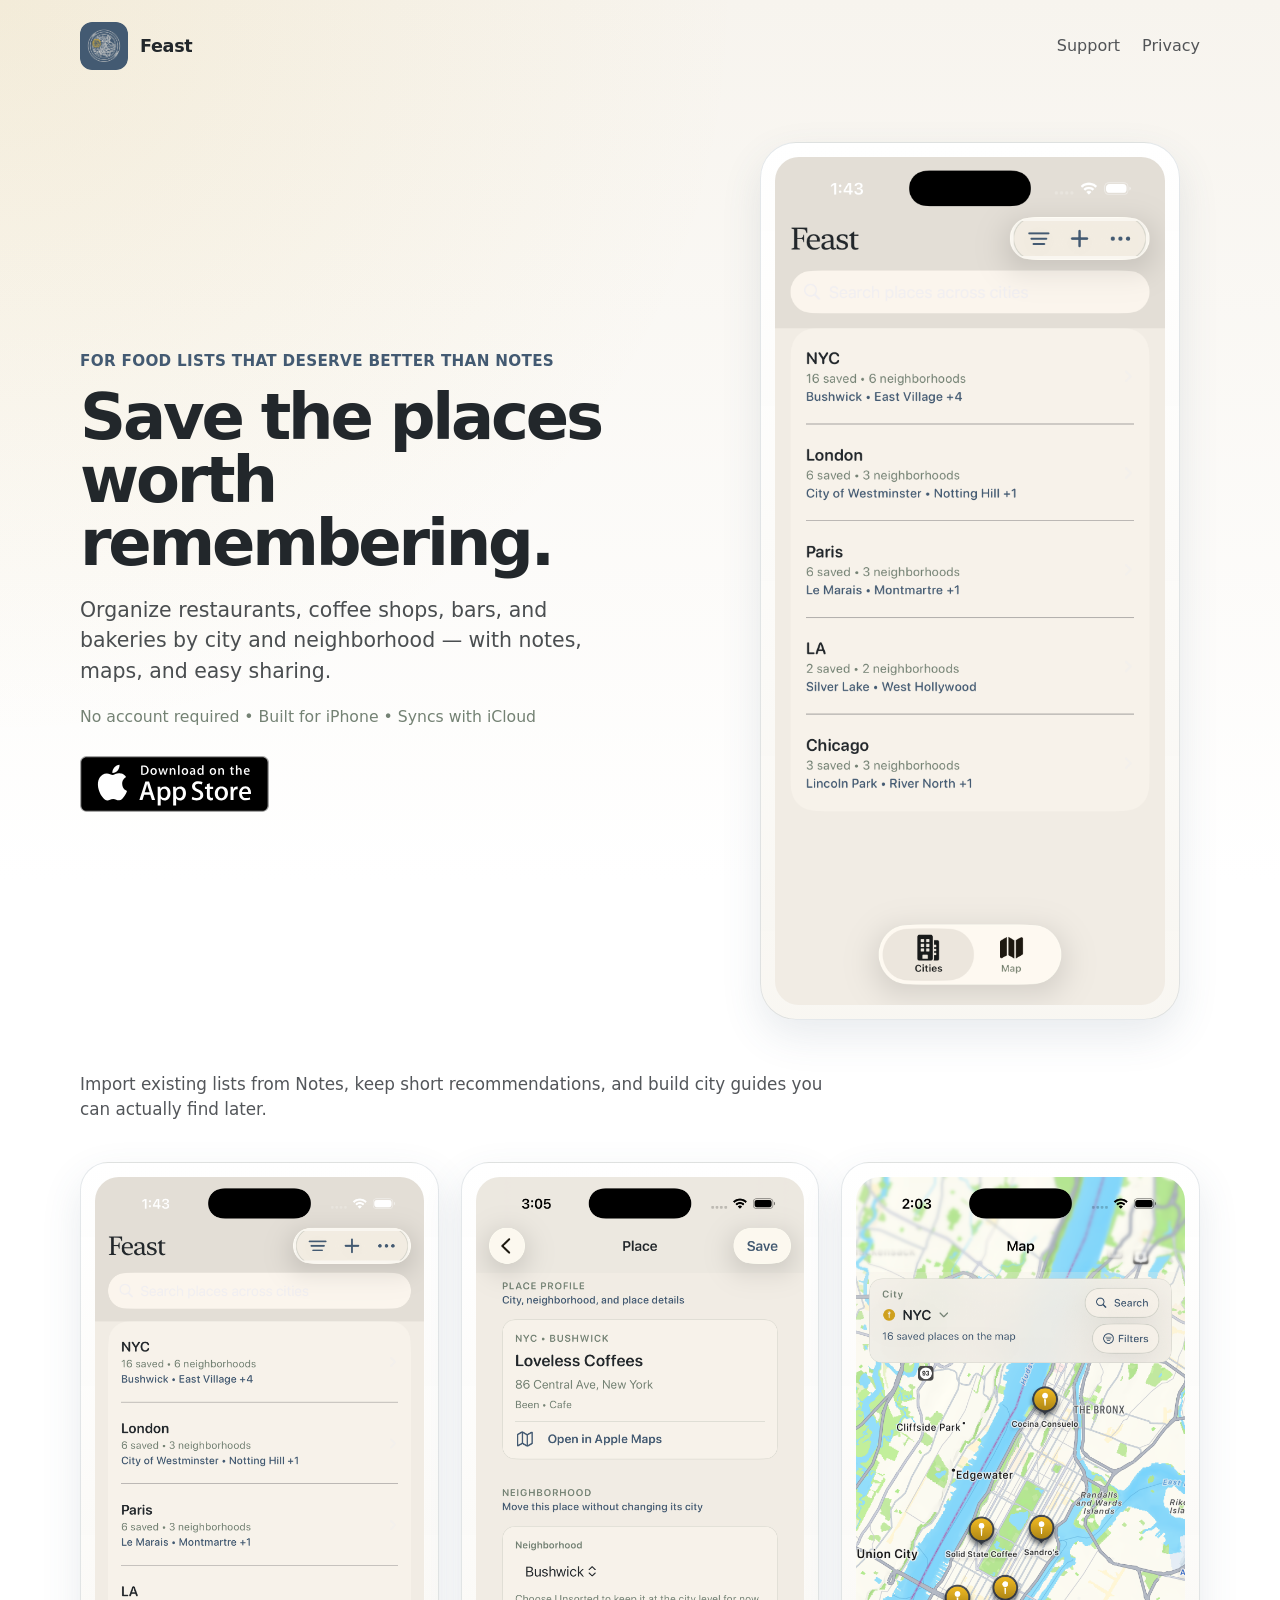
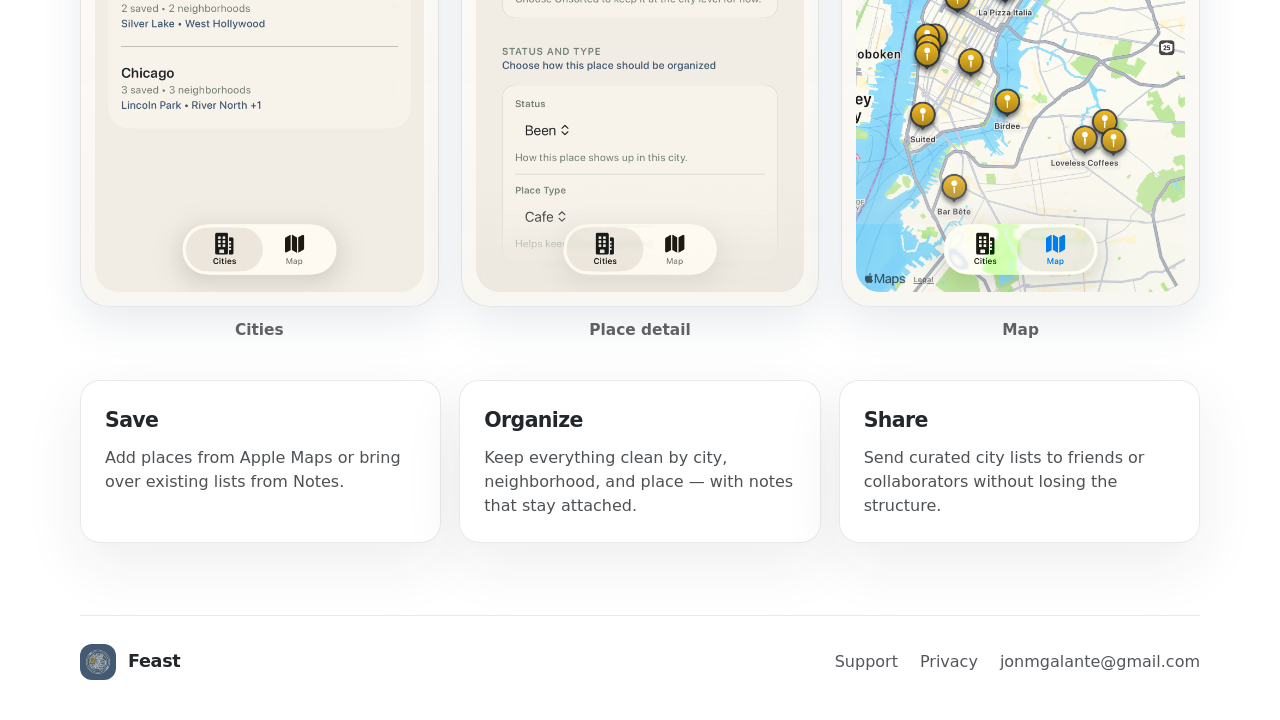
<file: index.html>
<!doctype html>
<html lang="en">
<head>
  <meta charset="utf-8">
  <meta name="viewport" content="width=device-width, initial-scale=1">
  <title>Feast — Save the places worth remembering</title>
  <meta
    name="description"
    content="Save restaurants, coffee shops, bars, and bakeries by city and neighborhood. Keep notes, view them on a map, and share curated city guides in Feast."
  >
  <meta name="theme-color" content="#435A72">
  <meta property="og:title" content="Feast — Save the places worth remembering">
  <meta
    property="og:description"
    content="Organize restaurants, coffee shops, bars, and bakeries by city and neighborhood — with notes, maps, and easy sharing."
  >
  <meta property="og:type" content="website">
  <link rel="icon" href="assets/feast-icon.png">
  <link rel="apple-touch-icon" href="assets/feast-icon.png">
  <link rel="stylesheet" href="styles.css">
</head>
<body>
  <header class="site-header">
    <a class="brand" href="./" aria-label="Feast home">
      <img src="assets/feast-icon.png" alt="" width="48" height="48">
      <span>Feast</span>
    </a>

    <nav class="site-nav" aria-label="Primary">
      <a href="support/">Support</a>
      <a href="privacy/">Privacy</a>
    </nav>
  </header>

  <main>
    <section class="hero">
      <div class="hero-copy">
        <p class="eyebrow">For food lists that deserve better than Notes</p>
        <h1>Save the places worth remembering.</h1>
        <p class="hero-text">
          Organize restaurants, coffee shops, bars, and bakeries by city and neighborhood — with notes,
          maps, and easy sharing.
        </p>
        <p class="hero-meta">No account required • Built for iPhone • Syncs with iCloud</p>

        <div class="hero-cta">
  <a
    class="app-store-link"
    href="https://apps.apple.com/us/app/the-feast-guide/id6761208798"
    aria-label="Download The Feast Guide on the App Store"
  >
    <img src="assets/app-store-badge.svg" alt="Download on the App Store">
  </a>
</div>
      </div>

      <div class="hero-visual">
        <div class="phone-frame">
          <img
            src="assets/hero-screenshot.png"
            alt="Feast showing saved places organized by city and neighborhood"
          >
        </div>
      </div>
    </section>

    <section class="proof">
      <p>
        Import existing lists from Notes, keep short recommendations, and build city guides you can
        actually find later.
      </p>
    </section>

    <section class="screens" aria-label="App screenshots">
      <figure class="screen-tile">
        <div class="phone-frame small">
          <img src="assets/screenshot-cities.png" alt="Feast Cities screen">
        </div>
        <figcaption>Cities</figcaption>
      </figure>

      <figure class="screen-tile">
        <div class="phone-frame small">
          <img src="assets/screenshot-place.png" alt="Feast place detail screen">
        </div>
        <figcaption>Place detail</figcaption>
      </figure>

      <figure class="screen-tile">
        <div class="phone-frame small">
          <img src="assets/screenshot-map.png" alt="Feast map view">
        </div>
        <figcaption>Map</figcaption>
      </figure>
    </section>

    <section class="benefits" aria-label="Key benefits">
      <article class="benefit-card">
        <h2>Save</h2>
        <p>Add places from Apple Maps or bring over existing lists from Notes.</p>
      </article>

      <article class="benefit-card">
        <h2>Organize</h2>
        <p>Keep everything clean by city, neighborhood, and place — with notes that stay attached.</p>
      </article>

      <article class="benefit-card">
        <h2>Share</h2>
        <p>Send curated city lists to friends or collaborators without losing the structure.</p>
      </article>
    </section>
  </main>

  <footer class="site-footer">
    <div class="footer-brand">
      <img src="assets/feast-icon.png" alt="" width="36" height="36">
      <span>Feast</span>
    </div>

    <div class="footer-links">
      <a href="support/">Support</a>
      <a href="privacy/">Privacy</a>
      <a href="mailto:jonmgalante@gmail.com">jonmgalante@gmail.com</a>
    </div>
  </footer>
</body>
</html>
</file>
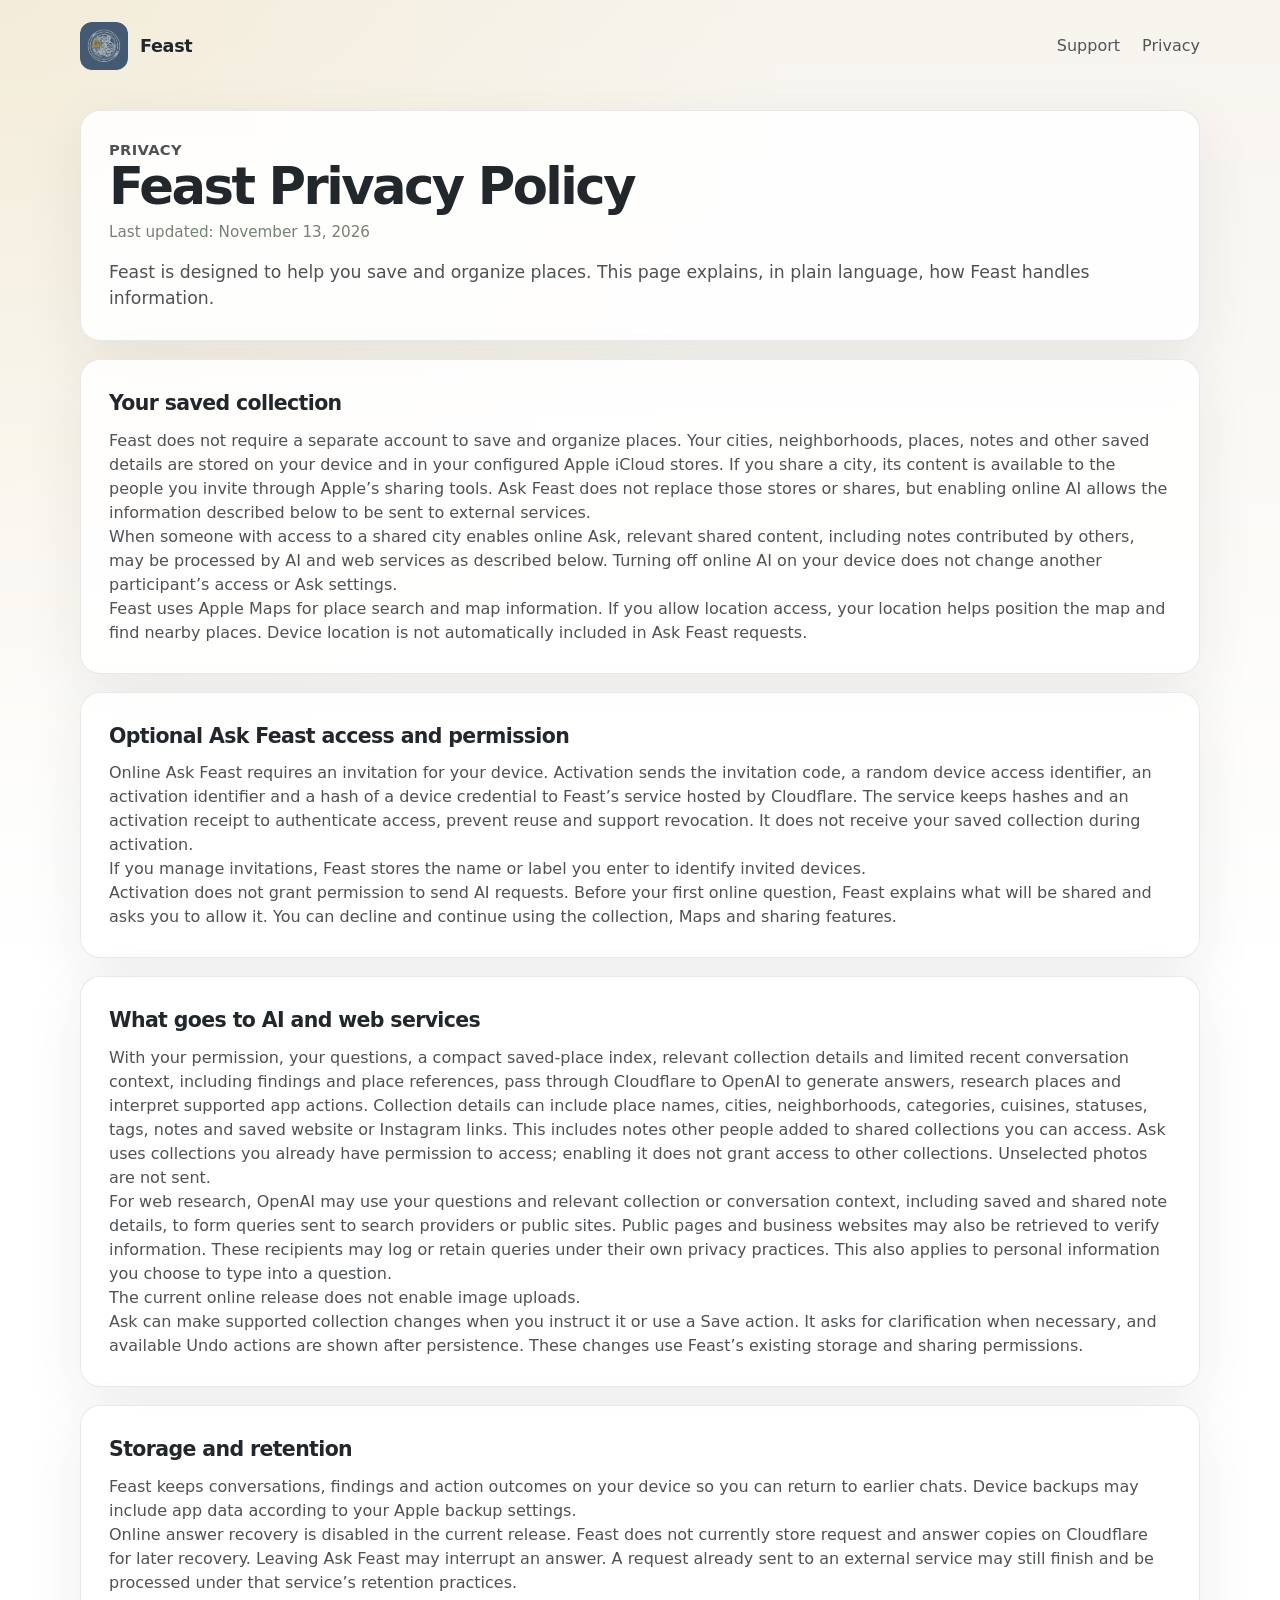
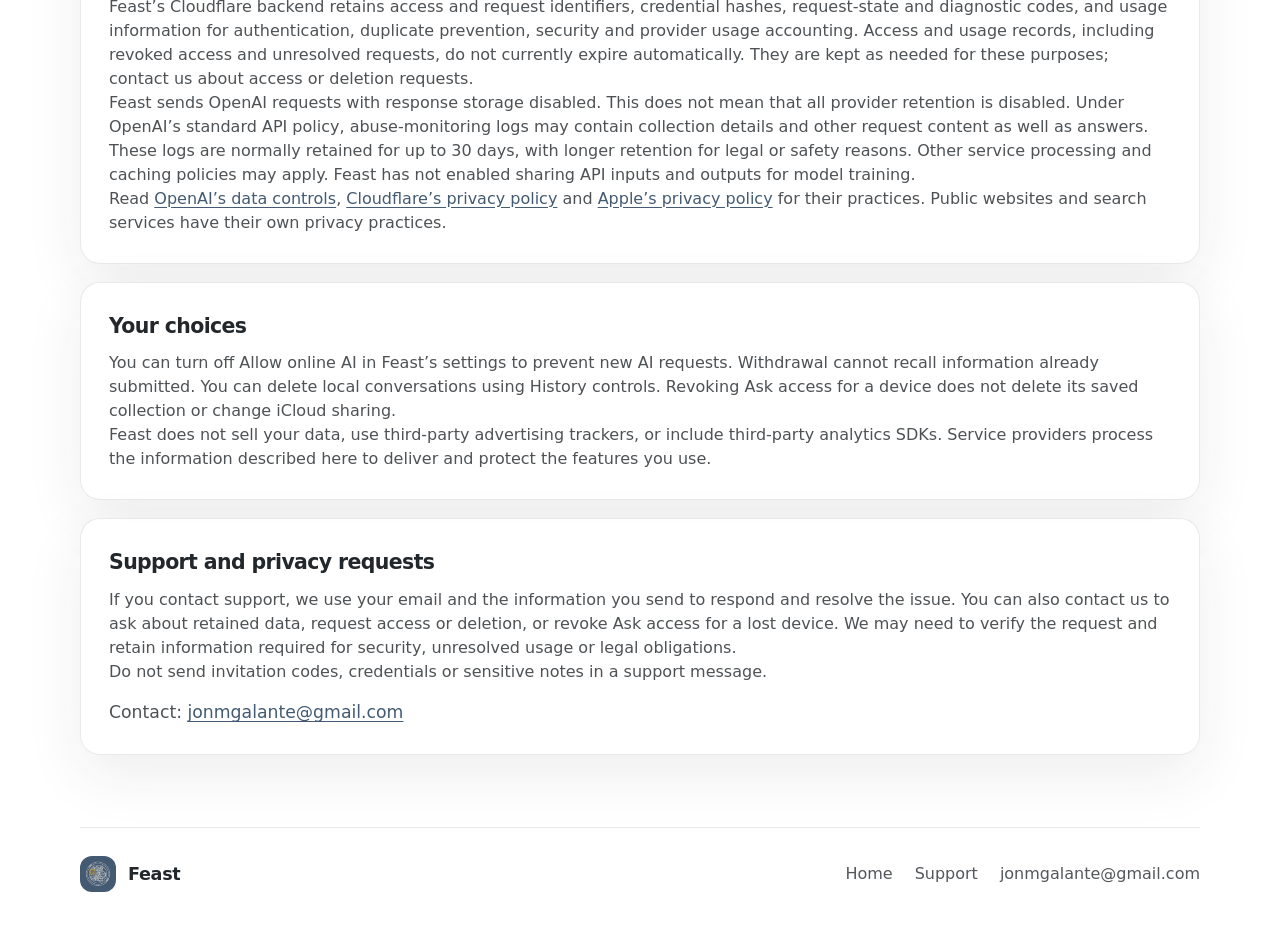
<file: privacy/index.html>
<!doctype html>
<html lang="en">
<head>
  <meta charset="utf-8">
  <meta name="viewport" content="width=device-width, initial-scale=1">
  <title>Feast Privacy Policy</title>
  <meta name="description" content="Privacy Policy for Feast.">
  <meta name="theme-color" content="#435A72">
  <link rel="icon" href="../assets/feast-icon.png">
  <link rel="apple-touch-icon" href="../assets/feast-icon.png">
  <link rel="stylesheet" href="../styles.css">
</head>
<body>
  <header class="site-header">
    <a class="brand" href="../" aria-label="Feast home">
      <img src="../assets/feast-icon.png" alt="" width="48" height="48">
      <span>Feast</span>
    </a>

    <nav class="site-nav" aria-label="Primary">
      <a href="../support/">Support</a>
      <a href="../privacy/">Privacy</a>
    </nav>
  </header>

  <main class="page-shell">
    <section class="page-card">
      <p class="kicker">Privacy</p>
      <h1>Feast Privacy Policy</h1>
      <p class="last-updated">Last updated: November 13, 2026</p>
      <p class="page-intro">
        Feast is designed to help you save and organize places. This page explains, in plain language,
        how Feast handles information.
      </p>
    </section>

    <section class="page-card">
      <h2>Your saved collection</h2>
      <p>Feast does not require a separate account to save and organize places. Your cities,
        neighborhoods, places, notes and other saved details are stored on your device and in your
        configured Apple iCloud stores. If you share a city, its content is available to the people
        you invite through Apple’s sharing tools. Ask Feast does not replace those stores or shares,
        but enabling online AI allows the information described below to be sent to external services.</p>
      <p>When someone with access to a shared city enables online Ask, relevant shared content,
        including notes contributed by others, may be processed by AI and web services as described
        below. Turning off online AI on your device does not change another participant’s access
        or Ask settings.</p>
      <p>Feast uses Apple Maps for place search and map information. If you allow location access,
        your location helps position the map and find nearby places. Device location is not automatically
        included in Ask Feast requests.</p>
    </section>

    <section class="page-card">
      <h2>Optional Ask Feast access and permission</h2>
      <p>Online Ask Feast requires an invitation for your device. Activation sends the invitation code,
        a random device access identifier, an activation identifier and a hash of a device credential
        to Feast’s service hosted by Cloudflare. The service keeps hashes and an activation receipt
        to authenticate access, prevent reuse and support revocation. It does not receive your saved
        collection during activation.</p>
      <p>If you manage invitations, Feast stores the name or label you enter to identify invited devices.</p>
      <p>Activation does not grant permission to send AI requests. Before your first online question,
        Feast explains what will be shared and asks you to allow it. You can decline and continue
        using the collection, Maps and sharing features.</p>
    </section>

    <section class="page-card">
      <h2>What goes to AI and web services</h2>
      <p>With your permission, your questions, a compact saved-place index, relevant collection details
        and limited recent conversation context, including findings and place references, pass through
        Cloudflare to OpenAI to generate answers, research places and interpret supported app actions.
        Collection details can include place names, cities, neighborhoods, categories, cuisines,
        statuses, tags, notes and saved website or Instagram links. This includes notes other people
        added to shared collections you can access. Ask uses collections you already have permission
        to access; enabling it does not grant access to other collections. Unselected photos are not sent.</p>
      <p>For web research, OpenAI may use your questions and relevant collection or conversation context,
        including saved and shared note details, to form queries sent to search providers or public sites.
        Public pages and business websites may also be retrieved to verify information. These recipients
        may log or retain queries under their own privacy practices. This also applies to personal
        information you choose to type into a question.</p>
      <p>The current online release does not enable image uploads.</p>
      <p>Ask can make supported collection changes when you instruct it or use a Save action.
        It asks for clarification when necessary, and available Undo actions are shown after persistence.
        These changes use Feast’s existing storage and sharing permissions.</p>
    </section>

    <section class="page-card">
      <h2>Storage and retention</h2>
      <p>Feast keeps conversations, findings and action outcomes on your device so you can return to
        earlier chats. Device backups may include app data according to
        your Apple backup settings.</p>
      <p>Online answer recovery is disabled in the current release. Feast does not currently store
        request and answer copies on Cloudflare for later recovery. Leaving Ask Feast may interrupt
        an answer. A request already sent to an external service may still finish and be processed
        under that service’s retention practices.</p>
      <p>Feast’s Cloudflare backend retains access and request identifiers, credential hashes,
        request-state and diagnostic codes, and usage information for authentication,
        duplicate prevention, security and provider usage accounting. Access and usage records,
        including revoked access and unresolved requests, do not currently expire automatically.
        They are kept as needed for these purposes; contact us about access or deletion requests.</p>
      <p>Feast sends OpenAI requests with response storage disabled. This does not mean that all provider
        retention is disabled. Under OpenAI’s standard API policy, abuse-monitoring logs may contain
        collection details and other request content as well as answers. These logs are normally
        retained for up to 30 days, with longer retention for legal or safety reasons. Other service processing and caching policies may apply. Feast has not
        enabled sharing API inputs and outputs for model training.</p>
      <p>Read <a href="https://developers.openai.com/api/docs/guides/your-data">OpenAI’s data controls</a>,
        <a href="https://www.cloudflare.com/privacypolicy/">Cloudflare’s privacy policy</a> and
        <a href="https://www.apple.com/legal/privacy/">Apple’s privacy policy</a> for their practices.
        Public websites and search services have their own privacy practices.</p>
    </section>

    <section class="page-card">
      <h2>Your choices</h2>
      <p>You can turn off Allow online AI in Feast’s settings to prevent new AI requests.
        Withdrawal cannot recall information already submitted. You can delete local conversations
        using History controls. Revoking Ask access for a device does not delete its saved collection
        or change iCloud sharing.</p>
      <p>Feast does not sell your data, use third-party advertising trackers, or include third-party
        analytics SDKs. Service providers process the information described here to deliver and protect
        the features you use.</p>
    </section>

    <section class="page-card">
      <h2>Support and privacy requests</h2>
      <p>If you contact support, we use your email and the information you send to respond and resolve
        the issue. You can also contact us to ask about retained data, request access or deletion,
        or revoke Ask access for a lost device. We may need to verify the request and retain information
        required for security, unresolved usage or legal obligations.</p>
      <p>Do not send invitation codes, credentials or sensitive notes in a support message.</p>
      <p class="page-intro">Contact: <a href="mailto:jonmgalante@gmail.com">jonmgalante@gmail.com</a></p>
    </section>
  </main>

  <footer class="site-footer">
    <div class="footer-brand">
      <img src="../assets/feast-icon.png" alt="" width="36" height="36">
      <span>Feast</span>
    </div>

    <div class="footer-links">
      <a href="../">Home</a>
      <a href="../support/">Support</a>
      <a href="mailto:jonmgalante@gmail.com">jonmgalante@gmail.com</a>
    </div>
  </footer>
</body>
</html>
</file>
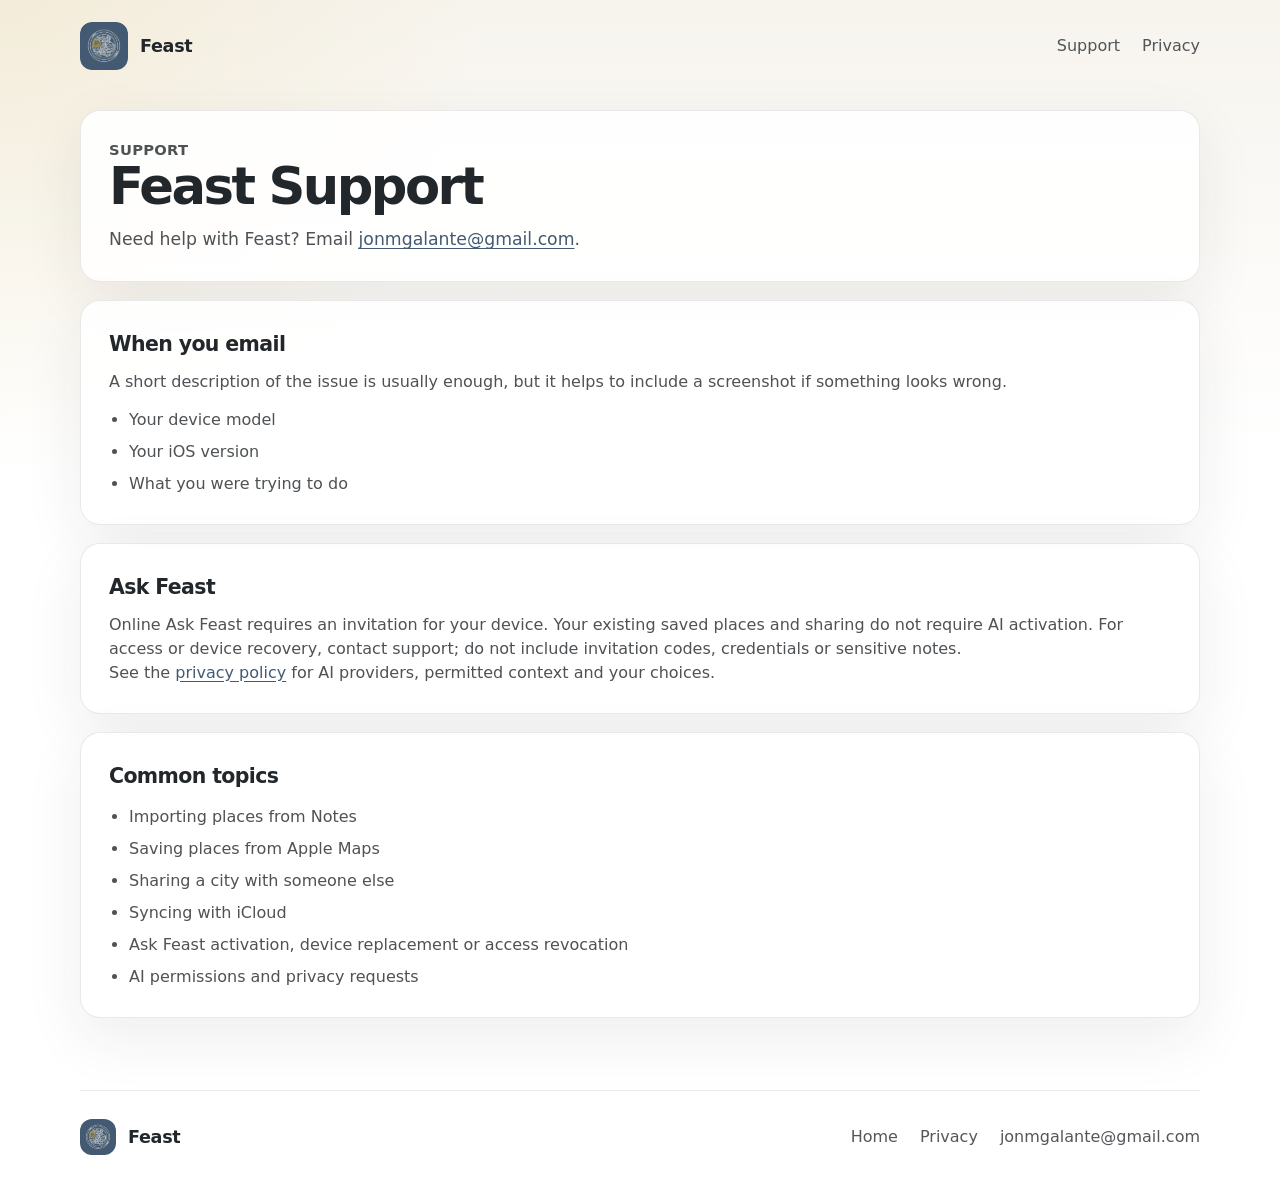
<file: support/index.html>
<!doctype html>
<html lang="en">
<head>
  <meta charset="utf-8">
  <meta name="viewport" content="width=device-width, initial-scale=1">
  <title>Feast Support</title>
  <meta name="description" content="Support for Feast.">
  <meta name="theme-color" content="#435A72">
  <link rel="icon" href="../assets/feast-icon.png">
  <link rel="apple-touch-icon" href="../assets/feast-icon.png">
  <link rel="stylesheet" href="../styles.css">
</head>
<body>
  <header class="site-header">
    <a class="brand" href="../" aria-label="Feast home">
      <img src="../assets/feast-icon.png" alt="" width="48" height="48">
      <span>Feast</span>
    </a>

    <nav class="site-nav" aria-label="Primary">
      <a href="../support/">Support</a>
      <a href="../privacy/">Privacy</a>
    </nav>
  </header>

  <main class="page-shell">
    <section class="page-card">
      <p class="kicker">Support</p>
      <h1>Feast Support</h1>
      <p class="page-intro">
        Need help with Feast? Email
        <a href="mailto:jonmgalante@gmail.com">jonmgalante@gmail.com</a>.
      </p>
    </section>

    <section class="page-card">
      <h2>When you email</h2>
      <p>
        A short description of the issue is usually enough, but it helps to include a screenshot if
        something looks wrong.
      </p>
      <ul class="plain-list">
        <li>Your device model</li>
        <li>Your iOS version</li>
        <li>What you were trying to do</li>
      </ul>
    </section>

    <section class="page-card">
      <h2>Ask Feast</h2>
      <p>Online Ask Feast requires an invitation for your device. Your existing saved places and sharing do not require AI activation. For access or device recovery, contact support; do not include invitation codes, credentials or sensitive notes.</p>
      <p>See the <a href="../privacy/">privacy policy</a> for AI providers, permitted context and your choices.</p>
    </section>

    <section class="page-card">
      <h2>Common topics</h2>
      <ul class="plain-list">
        <li>Importing places from Notes</li>
        <li>Saving places from Apple Maps</li>
        <li>Sharing a city with someone else</li>
        <li>Syncing with iCloud</li>
        <li>Ask Feast activation, device replacement or access revocation</li>
        <li>AI permissions and privacy requests</li>
      </ul>
    </section>
  </main>

  <footer class="site-footer">
    <div class="footer-brand">
      <img src="../assets/feast-icon.png" alt="" width="36" height="36">
      <span>Feast</span>
    </div>

    <div class="footer-links">
      <a href="../">Home</a>
      <a href="../privacy/">Privacy</a>
      <a href="mailto:jonmgalante@gmail.com">jonmgalante@gmail.com</a>
    </div>
  </footer>
</body>
</html>
</file>
<file: styles.css>
:root {
  --saffron: #D0A11E;
  --blue-slate: #435A72;
  --stone: #ECE7DF;
  --sage-gray: #748274;
  --charcoal: #22272B;
  --paper: #F8F6F1;
  --white: #FFFFFF;
  --line: rgba(34, 39, 43, 0.10);
  --line-strong: rgba(34, 39, 43, 0.16);
  --shadow-soft: 0 20px 60px rgba(34, 39, 43, 0.08);
  --shadow-card: 0 16px 40px rgba(67, 90, 114, 0.12);
  --max-width: 1120px;
  --radius-lg: 28px;
  --radius-md: 20px;
  --radius-sm: 14px;
}

* {
  box-sizing: border-box;
}

html {
  -webkit-text-size-adjust: 100%;
}

body {
  margin: 0;
  color: var(--charcoal);
  background:
    radial-gradient(circle at top left, rgba(208, 161, 30, 0.10), transparent 28%),
    linear-gradient(180deg, #F7F4EE 0%, #FFFFFF 38%, #FFFFFF 100%);
  font-family:
    Inter,
    ui-sans-serif,
    system-ui,
    -apple-system,
    BlinkMacSystemFont,
    "SF Pro Text",
    "SF Pro Display",
    "Helvetica Neue",
    Arial,
    sans-serif;
  line-height: 1.5;
}

img {
  display: block;
  max-width: 100%;
}

a {
  color: inherit;
  text-decoration: none;
}

.site-header,
main,
.site-footer {
  width: min(calc(100% - 32px), var(--max-width));
  margin: 0 auto;
}

.site-header {
  display: flex;
  align-items: center;
  justify-content: space-between;
  gap: 20px;
  padding: 22px 0 12px;
}

.brand,
.footer-brand {
  display: inline-flex;
  align-items: center;
  gap: 12px;
  font-weight: 700;
  letter-spacing: -0.02em;
}

.brand img,
.footer-brand img {
  border-radius: 12px;
}

.brand span,
.footer-brand span {
  font-size: 1.1rem;
}

.site-nav,
.footer-links {
  display: flex;
  align-items: center;
  gap: 22px;
  flex-wrap: wrap;
}

.site-nav a,
.footer-links a {
  color: rgba(34, 39, 43, 0.78);
}

.site-nav a:hover,
.footer-links a:hover {
  color: var(--blue-slate);
}

main {
  padding: 16px 0 72px;
}

.hero {
  display: grid;
  grid-template-columns: minmax(0, 1fr) minmax(320px, 460px);
  gap: 48px;
  align-items: center;
  padding: 44px 0 52px;
}

.eyebrow {
  margin: 0 0 14px;
  color: var(--blue-slate);
  font-size: 0.95rem;
  font-weight: 700;
  letter-spacing: 0.02em;
  text-transform: uppercase;
}

h1 {
  margin: 0;
  max-width: 12ch;
  font-size: clamp(2.6rem, 5vw, 4.75rem);
  line-height: 0.98;
  letter-spacing: -0.05em;
}

.hero-text {
  margin: 20px 0 0;
  max-width: 32rem;
  color: rgba(34, 39, 43, 0.82);
  font-size: clamp(1.08rem, 2vw, 1.28rem);
}

.hero-meta {
  margin: 18px 0 0;
  color: var(--sage-gray);
  font-size: 0.98rem;
}

.hero-cta {
  margin-top: 28px;
}

.app-store-placeholder {
  display: inline-flex;
  align-items: center;
  justify-content: center;
  min-height: 56px;
  padding: 0 20px;
  border: 1px solid var(--line-strong);
  border-radius: 16px;
  background: rgba(255, 255, 255, 0.84);
  color: rgba(34, 39, 43, 0.76);
  font-weight: 600;
  box-shadow: var(--shadow-soft);
}

.app-store-link img {
  height: 56px;
  width: auto;
}

.hero-visual {
  display: flex;
  justify-content: center;
}

.phone-frame {
  width: min(100%, 420px);
  padding: 14px;
  border: 1px solid rgba(67, 90, 114, 0.14);
  border-radius: 36px;
  background: linear-gradient(180deg, rgba(255, 255, 255, 0.96), rgba(248, 246, 241, 0.94));
  box-shadow: var(--shadow-card);
}

.phone-frame.small {
  width: 100%;
  border-radius: 28px;
}

.phone-frame img {
  width: 100%;
  border-radius: 24px;
  background: var(--stone);
}

.proof {
  margin: 0 0 30px;
  padding: 0 0 10px;
}

.proof p {
  margin: 0;
  max-width: 48rem;
  color: rgba(34, 39, 43, 0.78);
  font-size: 1.05rem;
}

.screens {
  display: grid;
  grid-template-columns: repeat(3, minmax(0, 1fr));
  gap: 22px;
  margin-top: 10px;
}

.screen-tile {
  margin: 0;
}

.screen-tile figcaption {
  margin-top: 12px;
  color: rgba(34, 39, 43, 0.72);
  font-size: 0.96rem;
  font-weight: 600;
  text-align: center;
}

.benefits {
  display: grid;
  grid-template-columns: repeat(3, minmax(0, 1fr));
  gap: 18px;
  margin-top: 38px;
}

.benefit-card,
.page-card {
  border: 1px solid var(--line);
  border-radius: var(--radius-md);
  background: rgba(255, 255, 255, 0.88);
  box-shadow: var(--shadow-soft);
}

.benefit-card {
  padding: 24px;
}

.benefit-card h2,
.page-card h2 {
  margin: 0 0 10px;
  font-size: 1.28rem;
  letter-spacing: -0.03em;
}

.benefit-card p,
.page-card p,
.page-card li {
  margin: 0;
  color: rgba(34, 39, 43, 0.80);
}

.site-footer {
  display: flex;
  align-items: center;
  justify-content: space-between;
  gap: 24px;
  padding: 28px 0 40px;
  border-top: 1px solid var(--line);
}

.page-shell {
  display: grid;
  gap: 18px;
  padding: 28px 0 72px;
}

.page-card {
  padding: 28px;
}

.page-card h1 {
  max-width: none;
  font-size: clamp(2.1rem, 4vw, 3.25rem);
}

.page-intro {
  margin-top: 16px !important;
  font-size: 1.08rem;
}

.page-card a {
  color: var(--blue-slate);
  text-decoration: underline;
  text-underline-offset: 0.18em;
}

.kicker {
  margin: 0 0 10px;
  color: var(--blue-slate);
  font-size: 0.92rem;
  font-weight: 700;
  letter-spacing: 0.02em;
  text-transform: uppercase;
}

.plain-list {
  margin: 14px 0 0;
  padding-left: 20px;
}

.plain-list li + li {
  margin-top: 8px;
}

.policy-list {
  display: grid;
  gap: 14px;
  margin: 0;
  padding-left: 20px;
}

.policy-list li {
  line-height: 1.6;
}

.last-updated {
  margin-top: 10px !important;
  color: var(--sage-gray) !important;
  font-size: 0.95rem;
}

@media (max-width: 920px) {
  .hero {
    grid-template-columns: 1fr;
    gap: 32px;
    padding-top: 28px;
  }

  h1,
  .page-card h1 {
    max-width: none;
  }

  .hero-visual {
    justify-content: flex-start;
  }

  .screens,
  .benefits {
    grid-template-columns: 1fr;
  }

  .screen-tile figcaption {
    text-align: left;
  }

  .site-footer {
    flex-direction: column;
    align-items: flex-start;
  }
}

@media (max-width: 640px) {
  .site-header {
    flex-direction: column;
    align-items: flex-start;
  }

  .site-nav,
  .footer-links {
    gap: 16px;
  }

  main {
    padding-bottom: 56px;
  }

  .benefit-card,
  .page-card {
    padding: 22px;
  }

  .app-store-placeholder {
    width: 100%;
    justify-content: center;
  }
}
</file>
